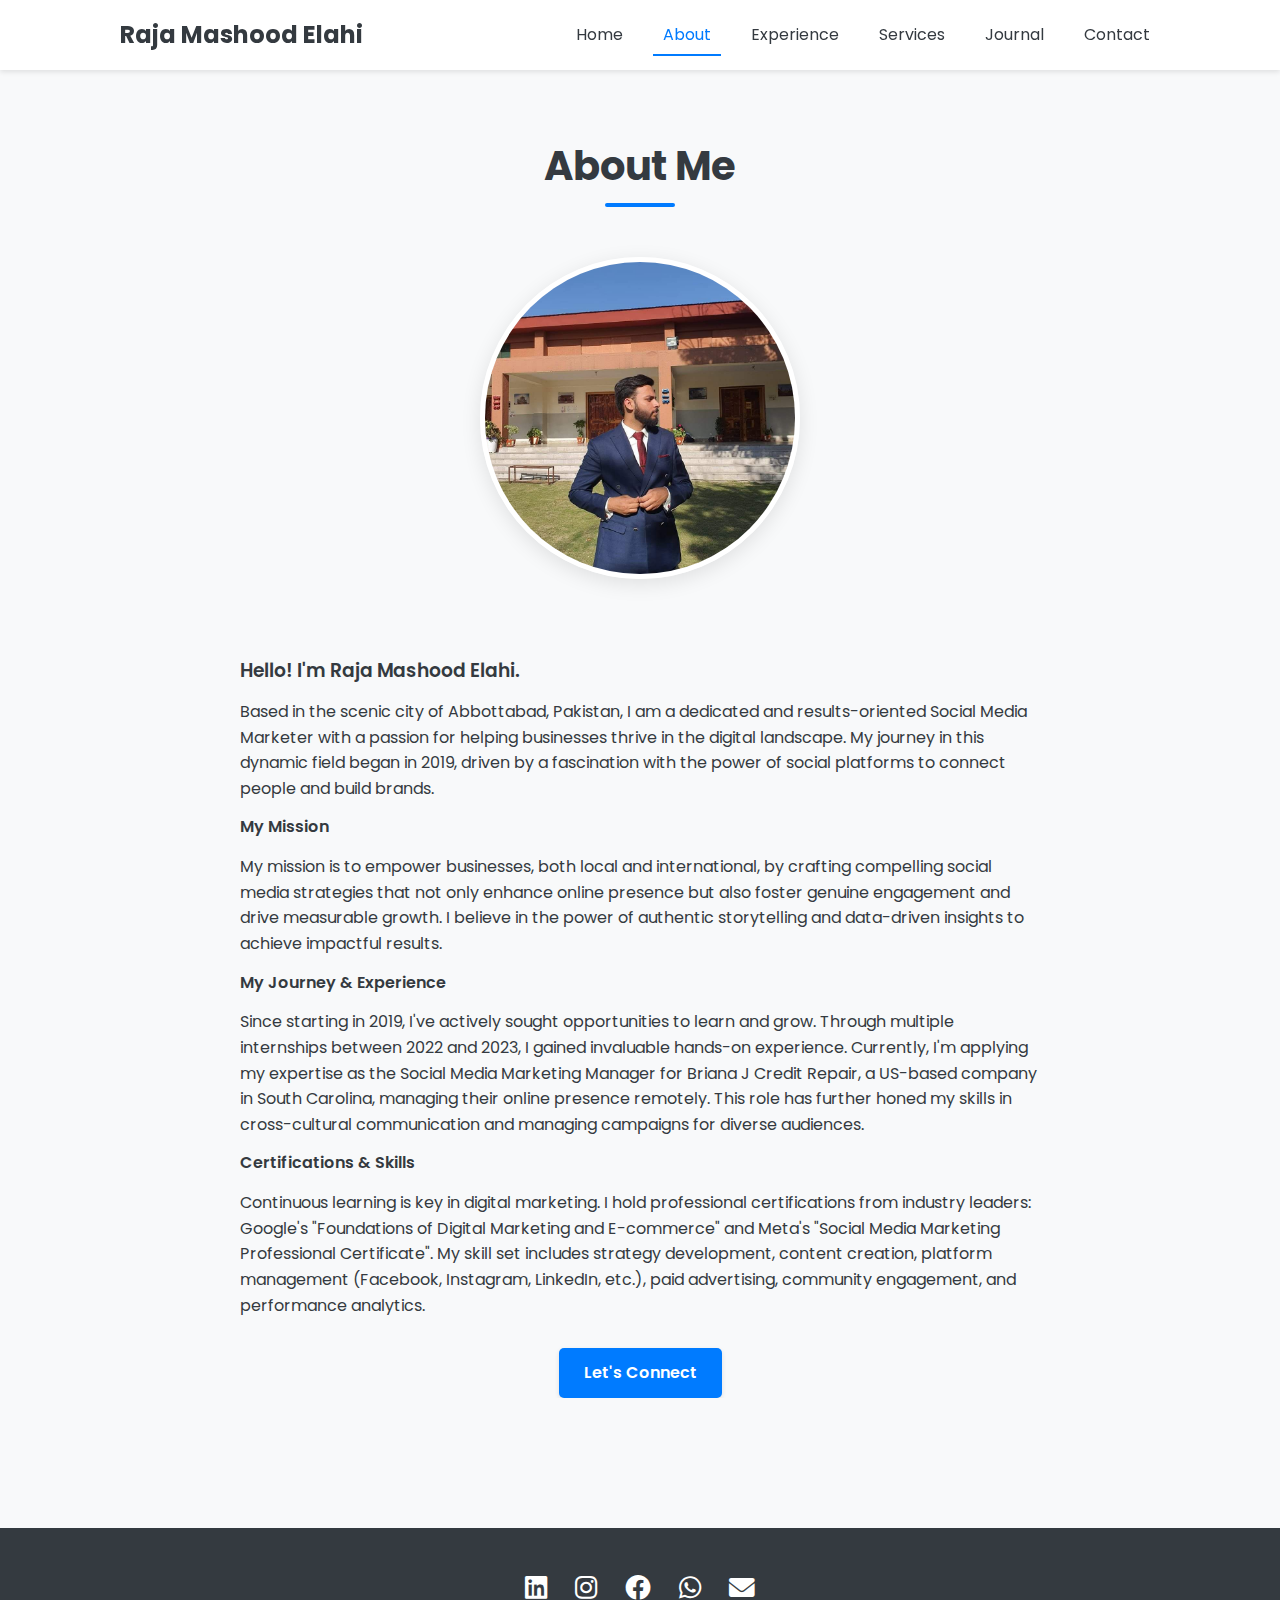
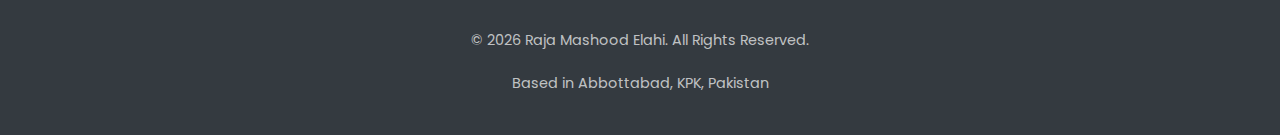
<file: about.html>
<!DOCTYPE html>
<html lang="en">
  <head>
    <script async src="https://www.googletagmanager.com/gtag/js?id=G-VKEKPKMHMY"></script>
    <script>
      window.dataLayer = window.dataLayer || [];
      function gtag(){dataLayer.push(arguments);}
      gtag('js', new Date());

      gtag('config', 'G-VKEKPKMHMY');
    </script>
<script async src="https://pagead2.googlesyndication.com/pagead/js/adsbygoogle.js?client=ca-pub-5584433343869196"
     crossorigin="anonymous"></script>
    
    <meta charset="UTF-8" />
    <meta name="viewport" content="width=device-width, initial-scale=1.0" />

    <title>About Me - Raja Mashood Elahi</title>

    <link rel="canonical" href="https://rajamashoodelahi.online/about.html" />
    <link rel="stylesheet" href="style.css" />
    <link
      rel="stylesheet"
      href="https://cdnjs.cloudflare.com/ajax/libs/font-awesome/6.0.0/css/all.min.css"
    />
  </head>
  <body>
    <header class="main-header">
      <div class="container">
        <a href="index.html" class="logo">Raja Mashood Elahi</a>
        <nav class="main-nav">
          <ul>
            <li><a href="index.html">Home</a></li>
            <li><a href="about.html" class="active">About</a></li>
            <li><a href="experience.html">Experience</a></li>
            <li><a href="services.html">Services</a></li>
            <li><a href="journal.html">Journal</a></li>
            <li><a href="contact.html">Contact</a></li>
          </ul>
        </nav>
      </div>
    </header>

    <section id="about-page" class="section initial-hidden">
      <div class="container">
        <h2 class="section-title">About Me</h2>
        <div
          class="about-content"
          style="flex-direction: column; text-align: center"
        >
          <div class="about-image" style="margin-bottom: 30px">
            <img
              src="main.jpg.jpg"
              alt="Raja Mashood Elahi - Profile Picture"
              onerror="this.onerror=null; this.src='https://placehold.co/300x300/eeeeee/cccccc?text=Profile+Image';"
            />
          </div>
          <div class="about-text" style="max-width: 800px; text-align: left">
            <h3>Hello! I'm Raja Mashood Elahi.</h3>
            <p>
              Based in the scenic city of Abbottabad, Pakistan, I am a dedicated
              and results-oriented Social Media Marketer with a passion for
              helping businesses thrive in the digital landscape. My journey in
              this dynamic field began in 2019, driven by a fascination with the
              power of social platforms to connect people and build brands.
            </p>
            <h4>My Mission</h4>
            <p>
              My mission is to empower businesses, both local and international,
              by crafting compelling social media strategies that not only
              enhance online presence but also foster genuine engagement and
              drive measurable growth. I believe in the power of authentic
              storytelling and data-driven insights to achieve impactful
              results.
            </p>
            <h4>My Journey & Experience</h4>
            <p>
              Since starting in 2019, I've actively sought opportunities to
              learn and grow. Through multiple internships between 2022 and
              2023, I gained invaluable hands-on experience. Currently, I'm
              applying my expertise as the Social Media Marketing Manager for
              Briana J Credit Repair, a US-based company in South Carolina,
              managing their online presence remotely. This role has further
              honed my skills in cross-cultural communication and managing
              campaigns for diverse audiences.
            </p>
            <h4>Certifications & Skills</h4>
            <p>
              Continuous learning is key in digital marketing. I hold
              professional certifications from industry leaders: Google's
              "Foundations of Digital Marketing and E-commerce" and Meta's
              "Social Media Marketing Professional Certificate". My skill set
              includes strategy development, content creation, platform
              management (Facebook, Instagram, LinkedIn, etc.), paid
              advertising, community engagement, and performance analytics.
            </p> 
             <div style="text-align: center; margin-top: 30px">
              <a href="contact.html" class="btn">Let's Connect</a>
            </div>
          </div>
        </div>
      </div>
    </section>

    <footer class="main-footer">
      <div class="container">
        <div class="social-links">
          <a
            href="https://www.linkedin.com/in/raja-mashood-elahi-371935215"
            target="_blank"
            title="LinkedIn"
            ><i class="fab fa-linkedin"></i
          ></a>
          <a
            href="https://www.instagram.com/rajamashoodelahi/"
            target="_blank"
            title="Instagram"
            ><i class="fab fa-instagram"></i
          ></a>
          <a
            href="https://www.facebook.com/share/1EVnUDdDvc/"
            target="_blank"
            title="Facebook"
            ><i class="fab fa-facebook"></i
          ></a>
          <a href="https://wa.me/923490960338" target="_blank" title="WhatsApp"
            ><i class="fab fa-whatsapp"></i
          ></a>
          <a href="mailto:rajamashoodelahi@gmail.com" title="Email"
            ><i class="fas fa-envelope"></i
          ></a>
        </div>
        <p>
          &copy; <span id="currentYear"></span> Raja Mashood Elahi. All Rights
          Reserved.
        </p>
        <p>Based in Abbottabad, KPK, Pakistan</p>
      </div>
    </footer>

    <script src="script.js" defer></script>
  </body>
</html>
</file>
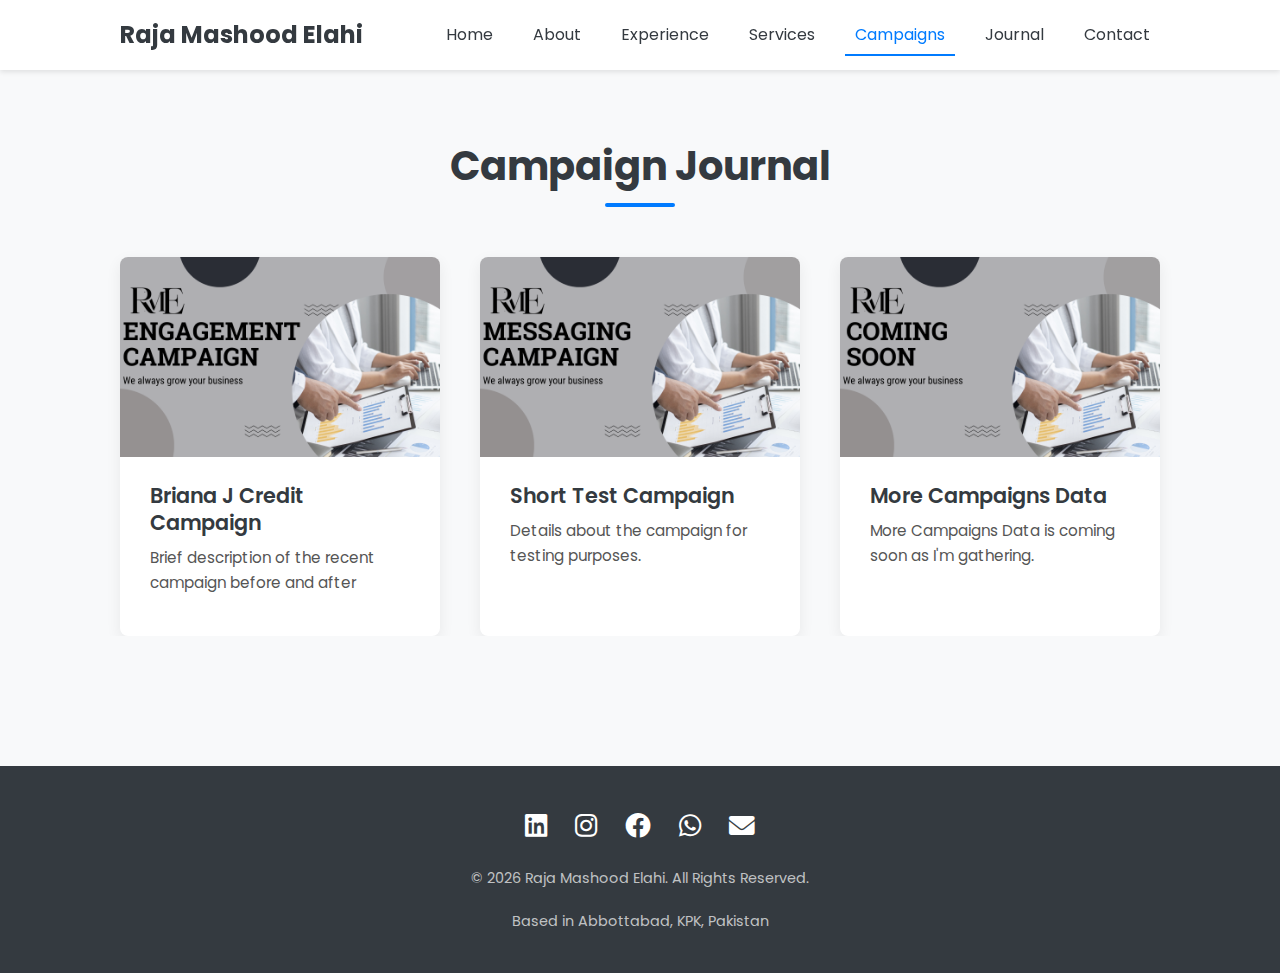
<file: campaigns.html>
<!DOCTYPE html>
<html lang="en">
  <head>
    <script
      async
      src="https://www.googletagmanager.com/gtag/js?id=G-VKEKPKMHMY"
    ></script>
    <script>
      window.dataLayer = window.dataLayer || [];
      function gtag() {
        dataLayer.push(arguments);
      }
      gtag("js", new Date());

      gtag("config", "G-VKEKPKMHMY");
    </script>
<script async src="https://pagead2.googlesyndication.com/pagead/js/adsbygoogle.js?client=ca-pub-5584433343869196"
     crossorigin="anonymous"></script>
    
    <meta charset="UTF-8" />
    <meta name="viewport" content="width=device-width, initial-scale=1.0" />

    <title>Campaigns Journal - Raja Mashood Elahi</title>

    <link
      rel="canonical"
      href="https://rajamashoodelahi.online/campaigns.html"
    />
    <link rel="stylesheet" href="style.css" />
    <link
      rel="stylesheet"
      href="https://cdnjs.cloudflare.com/ajax/libs/font-awesome/6.0.0/css/all.min.css"
    />
  </head>
  <body>
    <header class="main-header">
      <div class="container">
        <a href="index.html" class="logo">Raja Mashood Elahi</a>
        <nav class="main-nav">
          <ul>
            <li><a href="index.html">Home</a></li>
            <li><a href="about.html">About</a></li>
            <li><a href="experience.html">Experience</a></li>
            <li><a href="services.html">Services</a></li>
            <li><a href="campaigns.html" class="active">Campaigns</a></li>
            <li><a href="journal.html">Journal</a></li>
            <li><a href="contact.html">Contact</a></li>
          </ul>
        </nav>
      </div>
    </header>

    <section class="section">
      <div class="container">
        <h2 class="section-title">Campaign Journal</h2>

        <div class="campaign-grid">
          <div class="campaign-card" data-modal-target="campaignModal1">
            <img
              src="engagement 1.png"
              alt="Engagement Campaign Preview"
              class="campaign-preview-img"
            />
            <div class="campaign-content">
              <h3 class="campaign-title">Briana J Credit Campaign</h3>
              <p class="campaign-excerpt">
                Brief description of the recent campaign before and after
              </p>
            </div>
          </div>

          <div class="campaign-card" data-modal-target="campaignModal2">
            <img
              src="messaging 1.png"
              alt="Messaging Campaign Preview"
              class="campaign-preview-img"
            />
            <div class="campaign-content">
              <h3 class="campaign-title">Short Test Campaign</h3>
              <p class="campaign-excerpt">
                Details about the campaign for testing purposes.
              </p>
            </div>
          </div>

          <div class="campaign-card" data-modal-target="campaignModal3">
            <img
              src="Coming soon.png"
              alt="More Campaigns Data"
              class="campaign-preview-img"
            />
            <div class="campaign-content">
              <h3 class="campaign-title">More Campaigns Data</h3>
              <p class="campaign-excerpt">
                More Campaigns Data is coming soon as I'm gathering.
              </p>
            </div>
          </div>
        </div>
      </div>
    </section>

    <div id="campaignModal1" class="modal">
      <div class="modal-content">
        <span class="modal-close-button" data-modal-close="campaignModal1"
          >&times;</span
        >
        <h2>Briana J Engagement Campaign</h2>
        <p>
          This campaign ran recently after we launched the new page, focusing on
          increasing engagement through interactive posts, and giving user a
          free credit repair guide we also used manychat automation which i
          created.
        </p>
        <div class="modal-screenshots">
          <div>
            <h4>Desktop Screenshot</h4>
            <img
              src="manychat.png"
              alt="Manychat automation for engagement"
              onerror="this.onerror=null; this.src='https://placehold.co/800x600/cccccc/969696?text=Image+Not+Found';"
            />
          </div>
          <div>
            <h4>Mobile Screenshot</h4>
            <img
              src="briana j recent.png"
              alt="Mobile Screenshot for Campaign 1"
              onerror="this.onerror=null; this.src='https://placehold.co/400x800/cccccc/969696?text=Image+Not+Found';"
            />
          </div>
        </div>
      </div>
    </div>

    <div id="campaignModal2" class="modal">
      <div class="modal-content">
        <span class="modal-close-button" data-modal-close="campaignModal2"
          >&times;</span
        >
        <h2>Messaging Testing Campaign</h2>
        <p>
          Launched the campaign to test the effectiveness of different messaging
          strategies. We used A/B testing to compare engagement rates and
          click-through rates for different messaging styles over a short
          period. The results helped us identify the most effective approach for
          our target audience.
        </p>

        <div class="modal-screenshots">
          <div>
            <h4>Desktop Screenshot</h4>
            <img
              src="messagingss.png"
              alt="Desktop Screenshot for Campaign 2"
              onerror="this.onerror=null; this.src='https://placehold.co/800x600/cccccc/969696?text=Image+Not+Found';"
            />
          </div>
          <div>
            <h4>Mobile Screenshot</h4>
            <img
              src="briana j messaging.png"
              alt="Mobile Screenshot for Campaign 2"
              onerror="this.onerror=null; this.src='https://placehold.co/400x800/cccccc/969696?text=Image+Not+Found';"
            />
          </div>
        </div>
      </div>
    </div>

    <div id="campaignModal3" class="modal">
      <div class="modal-content">
        <span class="modal-close-button" data-modal-close="campaignModal3"
          >&times;</span
        >
        <h2>More Campaigns</h2>
        <p>
          Data is coming soon as I'm gathering. This section will be updated
          with more detailed information about the campaigns, including their
          objectives, strategies, and outcomes. Stay tuned for updates!
        </p>
        <div class="modal-screenshots">
          <div>
            <h4>Desktop Screenshot (e.g., Analytics)</h4>
            <img
              src="Coming soon.png"
              alt="Desktop Screenshot for Campaign 3"
              onerror="this.onerror=null; this.src='https://placehold.co/800x600/cccccc/969696?text=Image+Not+Found';"
            />
          </div>
          <div>
            <h4>Mobile Screenshot (e.g., Post Example)</h4>
            <img
              src="Coming soon.png"
              alt="Mobile Screenshot for Campaign 3"
              onerror="this.onerror=null; this.src='https://placehold.co/400x800/cccccc/969696?text=Image+Not+Found';"
            />
          </div>
        </div>
      </div>
    </div>

    <footer class="main-footer">
      <div class="container">
        <div class="social-links">
          <a
            href="https://www.linkedin.com/in/raja-mashood-elahi-371935215"
            target="_blank"
            title="LinkedIn"
            ><i class="fab fa-linkedin"></i
          ></a>
          <a
            href="https://www.instagram.com/rajamashoodelahi/"
            target="_blank"
            title="Instagram"
            ><i class="fab fa-instagram"></i
          ></a>
          <a
            href="https://www.facebook.com/share/1EVnUDdDvc/"
            target="_blank"
            title="Facebook"
            ><i class="fab fa-facebook"></i
          ></a>
          <a href="https://wa.me/923490960338" target="_blank" title="WhatsApp"
            ><i class="fab fa-whatsapp"></i
          ></a>
          <a href="mailto:rajamashoodelahi@gmail.com" title="Email"
            ><i class="fas fa-envelope"></i
          ></a>
        </div>
        <p>
          &copy; <span id="currentYear"></span> Raja Mashood Elahi. All Rights
          Reserved.
        </p>
        <p>Based in Abbottabad, KPK, Pakistan</p>
      </div>
    </footer>

    <script>
      // Get current year for footer if not already handled in script.js
      if (!document.getElementById("currentYear").textContent) {
        document.getElementById("currentYear").textContent =
          new Date().getFullYear();
      }

      // Modal handling
      const campaignCards = document.querySelectorAll(".campaign-card");
      const closeButtons = document.querySelectorAll(".modal-close-button");
      const modals = document.querySelectorAll(".modal");

      // Function to open a modal
      function openModal(modalId) {
        const modal = document.getElementById(modalId);
        if (modal) {
          // Use classes for transitions
          modal.style.display = "block"; // Make it visible first
          setTimeout(() => {
            // Allow display change to register
            modal.classList.add("show");
            document.body.classList.add("modal-open"); // Prevent body scroll
          }, 10); // Small delay
        }
      }

      // Function to close a modal
      function closeModal(modalId) {
        const modal = document.getElementById(modalId);
        if (modal) {
          modal.classList.remove("show");
          document.body.classList.remove("modal-open"); // Allow body scroll
          // Wait for transition to finish before hiding
          setTimeout(() => {
            modal.style.display = "none";
          }, 300); // Match transition duration in CSS
        }
      }

      // Add click listeners to campaign cards
      campaignCards.forEach((card) => {
        card.addEventListener("click", () => {
          const modalId = card.getAttribute("data-modal-target");
          openModal(modalId);
        });
      });

      // Add click listeners to close buttons
      closeButtons.forEach((button) => {
        button.addEventListener("click", () => {
          const modalId = button.getAttribute("data-modal-close");
          closeModal(modalId);
        });
      });

      // Close modal if clicked outside the modal content (on the overlay)
      window.addEventListener("click", (event) => {
        modals.forEach((modal) => {
          if (event.target == modal && modal.classList.contains("show")) {
            closeModal(modal.id);
          }
        });
      });

      // Close modal on Escape key press
      window.addEventListener("keydown", (event) => {
        if (event.key === "Escape") {
          modals.forEach((modal) => {
            if (modal.classList.contains("show")) {
              closeModal(modal.id);
            }
          });
        }
      });
    </script>
  </body>
</html>
</file>
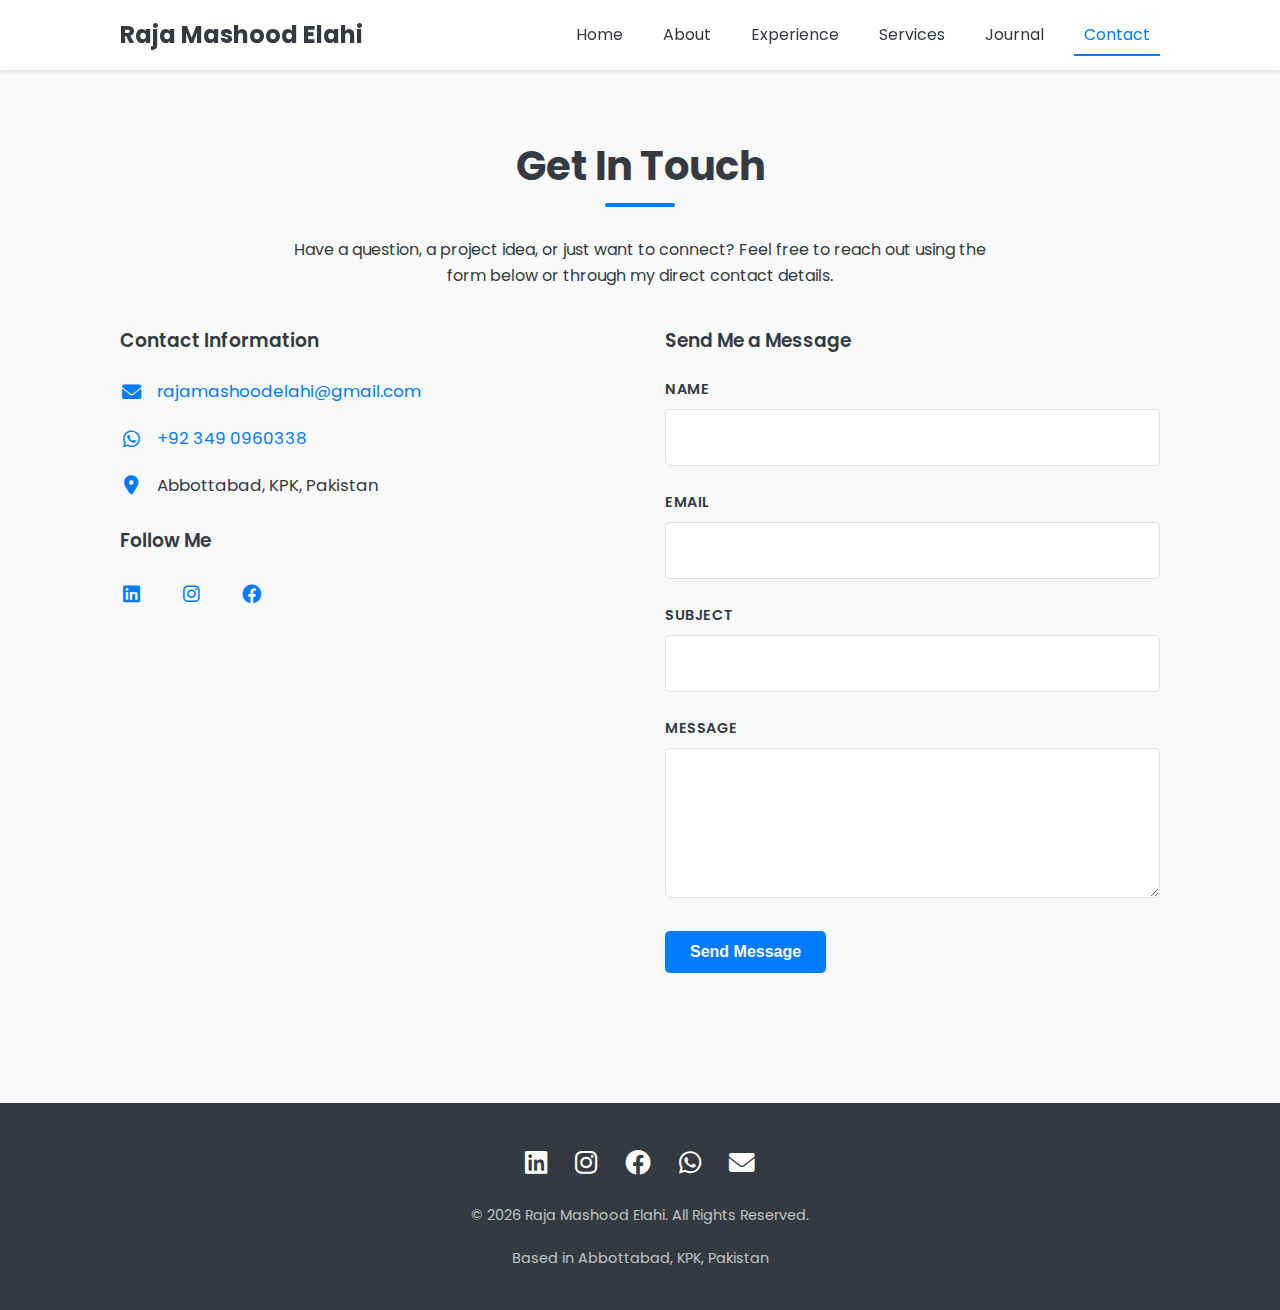
<file: contact.html>
<!DOCTYPE html>
<html lang="en">
  <head>
    <script async src="https://www.googletagmanager.com/gtag/js?id=G-VKEKPKMHMY"></script>
    <script>
      window.dataLayer = window.dataLayer || [];
      function gtag(){dataLayer.push(arguments);}
      gtag('js', new Date());

      gtag('config', 'G-VKEKPKMHMY');
    </script>
<script async src="https://pagead2.googlesyndication.com/pagead/js/adsbygoogle.js?client=ca-pub-5584433343869196"
     crossorigin="anonymous"></script>
    
    <meta charset="UTF-8" />
    <meta name="viewport" content="width=device-width, initial-scale=1.0" />

    <title>Contact - Raja Mashood Elahi</title>

    <link rel="canonical" href="https://rajamashoodelahi.online/contact.html" />
    <link rel="stylesheet" href="style.css" />
    <link
      rel="stylesheet"
      href="https://cdnjs.cloudflare.com/ajax/libs/font-awesome/6.0.0/css/all.min.css"
    />
  </head>
  <body>
    <header class="main-header">
      <div class="container">
        <a href="index.html" class="logo">Raja Mashood Elahi</a>
        <nav class="main-nav">
          <ul>
            <li><a href="index.html">Home</a></li>
            <li><a href="about.html">About</a></li>
            <li><a href="experience.html">Experience</a></li>
            <li><a href="services.html">Services</a></li>
            <li><a href="journal.html">Journal</a></li>
            <li><a href="contact.html" class="active">Contact</a></li>
          </ul>
        </nav>
      </div>
    </header>

    <section id="contact" class="section initial-hidden">
      <div class="container">
        <h2 class="section-title">Get In Touch</h2>
        <p
          style="
            text-align: center;
            max-width: 700px;
            margin: -20px auto 40px auto;
          "
        >
          Have a question, a project idea, or just want to connect? Feel free to
          reach out using the form below or through my direct contact details.
        </p>

        <div class="contact-grid">
          <div class="contact-info">
            <h3>Contact Information</h3>
            <p>
              <i class="fas fa-envelope"></i>
              <a href="mailto:rajamashoodelahi@gmail.com"
                >rajamashoodelahi@gmail.com</a
              >
            </p>
            <p>
              <i class="fab fa-whatsapp"></i>
              <a href="https://wa.me/923490960338" target="_blank"
                >+92 349 0960338</a
              >
            </p>
            <p>
              <i class="fas fa-map-marker-alt"></i> Abbottabad, KPK, Pakistan
            </p>

            <h3 style="margin-top: 30px">Follow Me</h3>
            <div
              class="social-links-contact"
              style="font-size: 1.8rem; margin-top: -10px"
            >
              <a
                href="https://www.linkedin.com/in/raja-mashood-elahi-371935215"
                target="_blank"
                title="LinkedIn"
                style="margin-right: 15px"
                ><i class="fab fa-linkedin"></i
              ></a>
              <a
                href="https://www.instagram.com/rajamashoodelahi/"
                target="_blank"
                title="Instagram"
                style="margin-right: 15px"
                ><i class="fab fa-instagram"></i
              ></a>
              <a
                href="https://www.facebook.com/share/1EVnUDdDvc/"
                target="_blank"
                title="Facebook"
                style="margin-right: 15px"
                ><i class="fab fa-facebook"></i
              ></a>
            </div>
          </div>

          <div class="contact-form">
            <h3>Send Me a Message</h3>
            <form action="https://formspree.io/f/manelebe" method="POST">
              <div class="form-group">
                <label for="name">Name</label>
                <input type="text" id="name" name="name" required />
              </div>
              <div class="form-group">
                <label for="email">Email</label>
                <input type="email" id="email" name="_replyto" required />
              </div>
              <div class="form-group">
                <label for="subject">Subject</label>
                <input type="text" id="subject" name="_subject" />
              </div>
              <div class="form-group">
                <label for="message">Message</label>
                <textarea id="message" name="message" required></textarea>
              </div>
              <button type="submit" class="btn">Send Message</button>
            </form>
          </div>
        </div>
      </div>
    </section>

    <footer class="main-footer">
      <div class="container">
        <div class="social-links">
          <a
            href="https://www.linkedin.com/in/raja-mashood-elahi-371935215"
            target="_blank"
            title="LinkedIn"
            ><i class="fab fa-linkedin"></i
          ></a>
          <a
            href="https://www.instagram.com/rajamashoodelahi/"
            target="_blank"
            title="Instagram"
            ><i class="fab fa-instagram"></i
          ></a>
          <a
            href="https://www.facebook.com/share/1EVnUDdDvc/"
            target="_blank"
            title="Facebook"
            ><i class="fab fa-facebook"></i
          ></a>
          <a href="https://wa.me/923490960338" target="_blank" title="WhatsApp"
            ><i class="fab fa-whatsapp"></i
          ></a>
          <a href="mailto:rajamashoodelahi@gmail.com" title="Email"
            ><i class="fas fa-envelope"></i
          ></a>
        </div>
        <p>
          &copy; <span id="currentYear"></span> Raja Mashood Elahi. All Rights
          Reserved.
        </p>
        <p>Based in Abbottabad, KPK, Pakistan</p>
      </div>
    </footer>

    <script src="script.js" defer></script>
  </body>
</html>
</file>
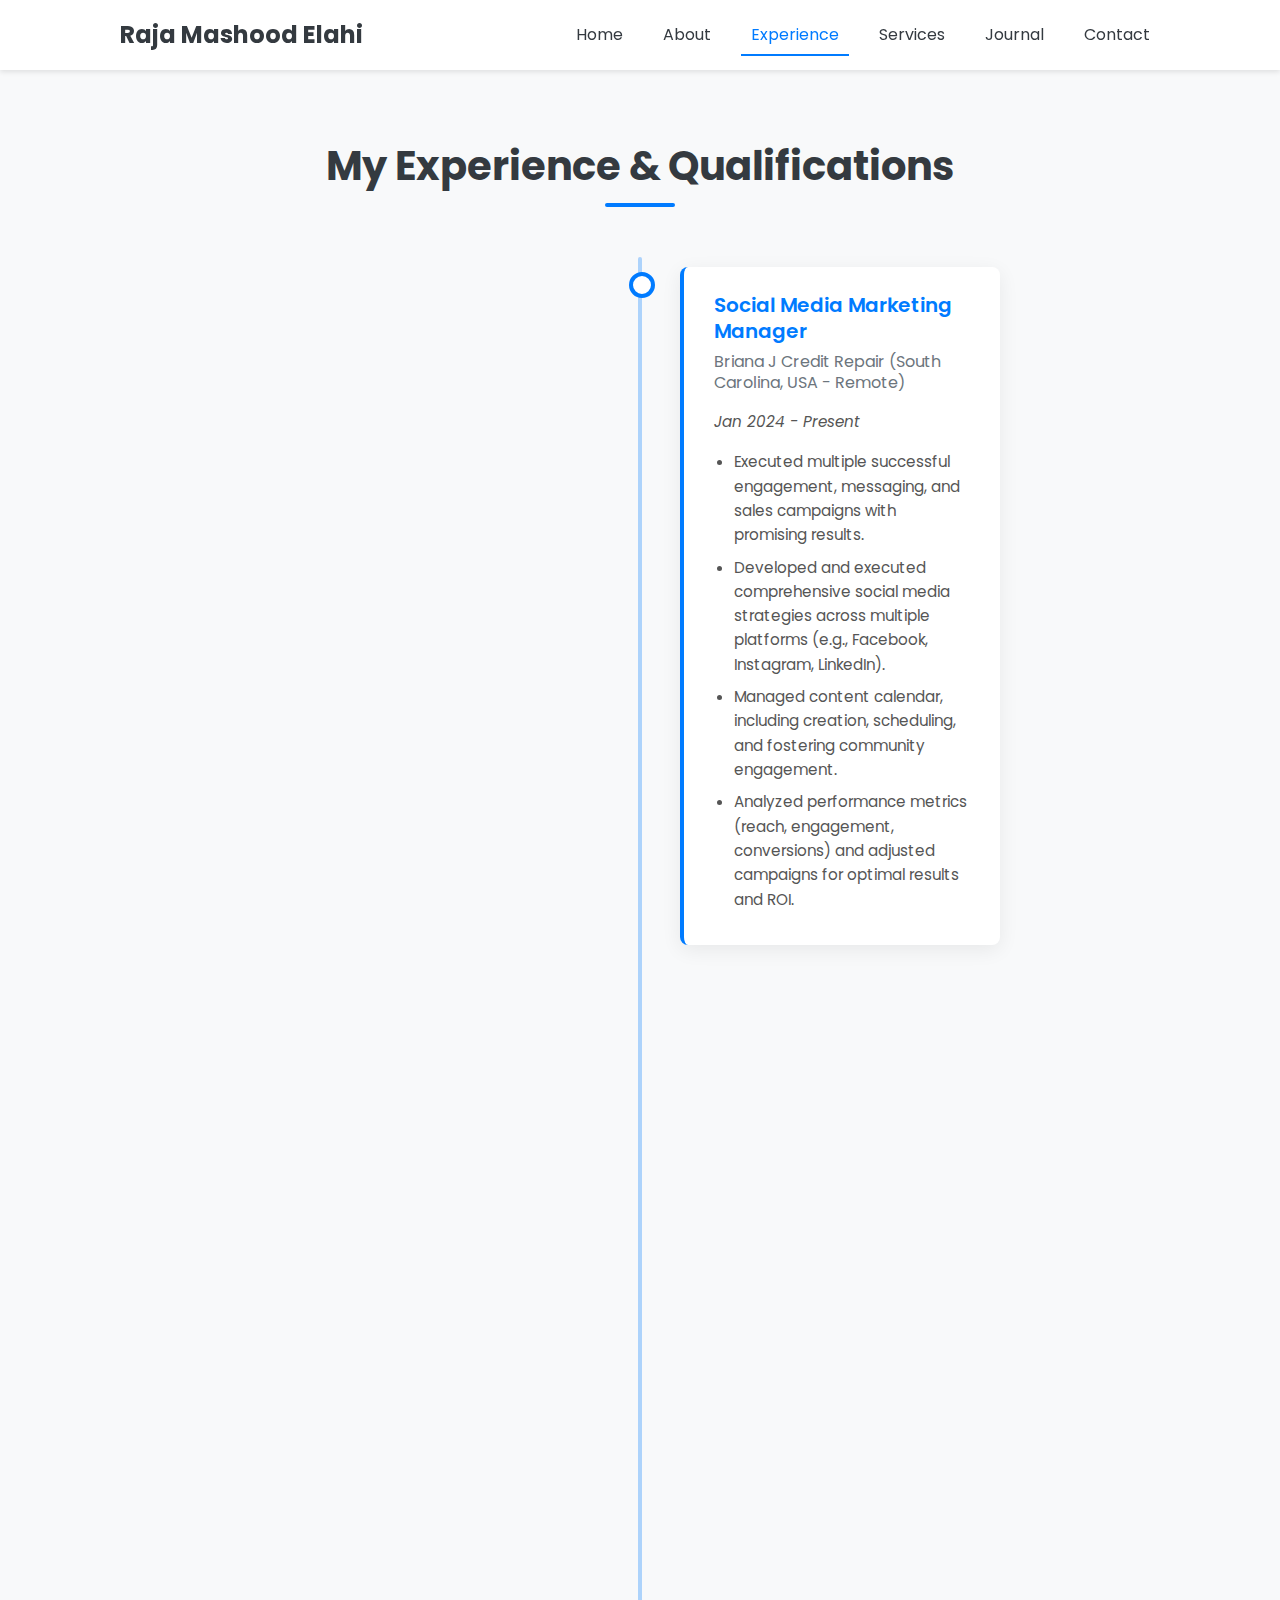
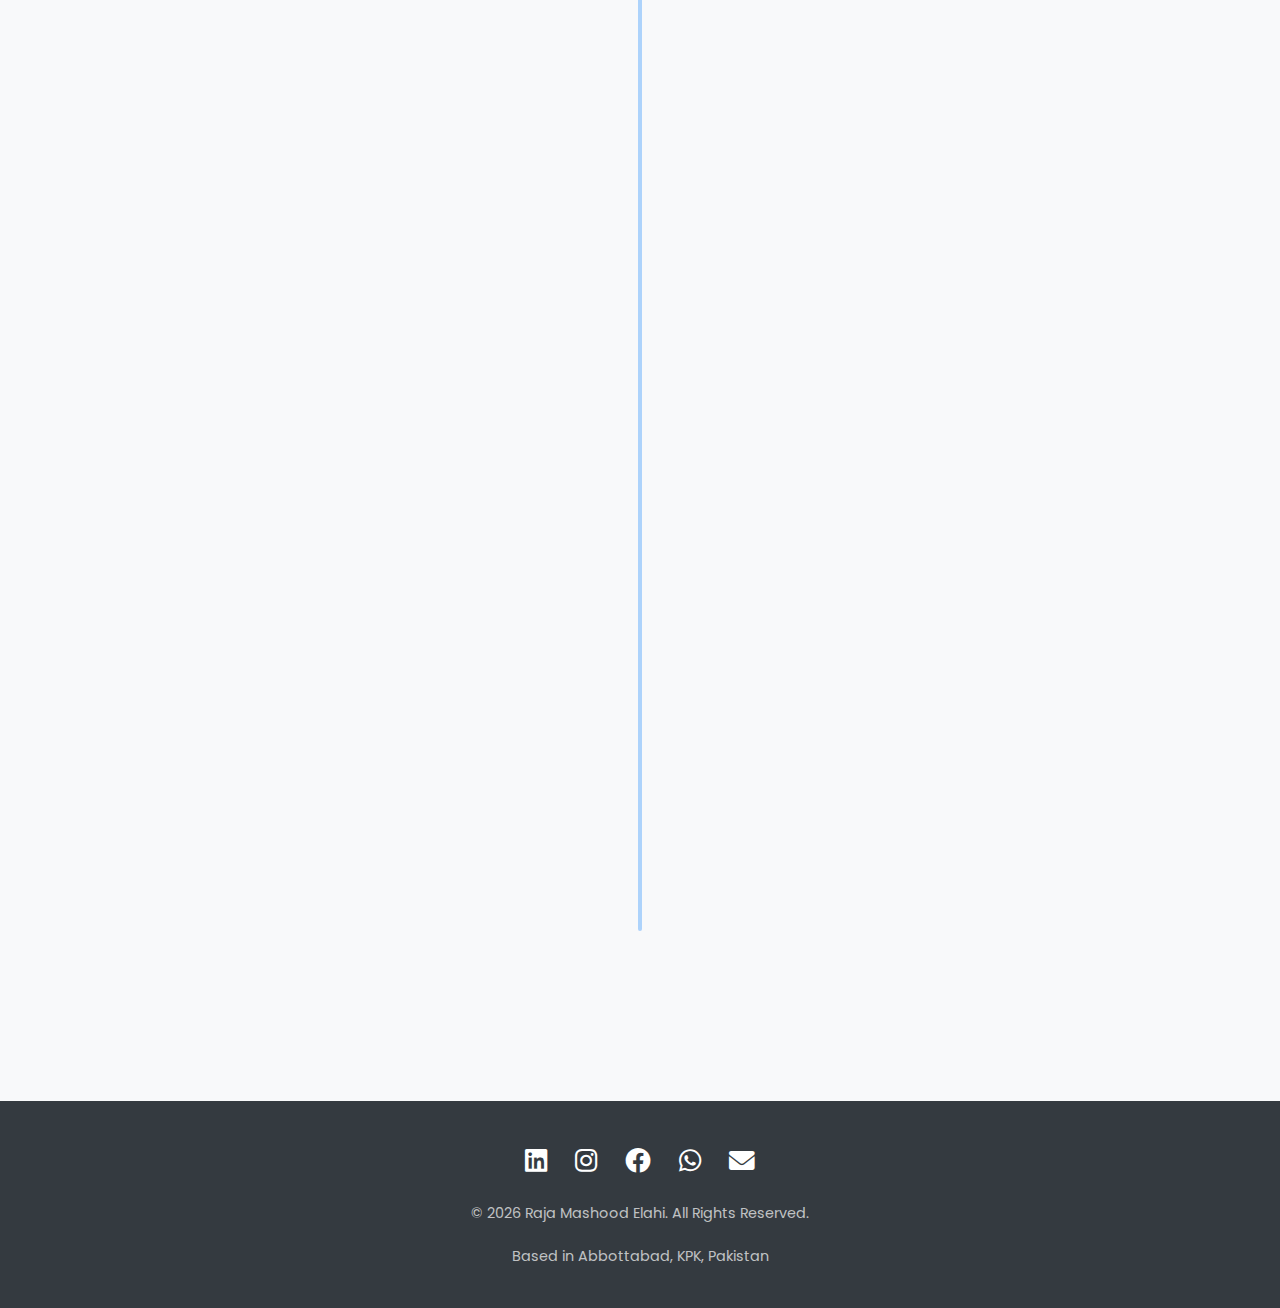
<file: experience.html>
<!DOCTYPE html>
<html lang="en">
  <head>
    <script async src="https://www.googletagmanager.com/gtag/js?id=G-VKEKPKMHMY"></script>
    <script>
      window.dataLayer = window.dataLayer || [];
      function gtag(){dataLayer.push(arguments);}
      gtag('js', new Date());

      gtag('config', 'G-VKEKPKMHMY');
    </script>
<script async src="https://pagead2.googlesyndication.com/pagead/js/adsbygoogle.js?client=ca-pub-5584433343869196"
     crossorigin="anonymous"></script>
    
    <meta charset="UTF-8" />
    <meta name="viewport" content="width=device-width, initial-scale=1.0" />

    <title>Experience - Raja Mashood Elahi</title>

    <link rel="canonical" href="https://rajamashoodelahi.online/experience.html" />
    <link rel="stylesheet" href="style.css" />
    <link
      rel="stylesheet"
      href="https://cdnjs.cloudflare.com/ajax/libs/font-awesome/6.0.0/css/all.min.css"
    />
  </head>
  <body>
    <header class="main-header">
      <div class="container">
        <a href="index.html" class="logo">Raja Mashood Elahi</a>
        <nav class="main-nav">
          <ul>
            <li><a href="index.html">Home</a></li>
            <li><a href="about.html">About</a></li>
            <li><a href="experience.html" class="active">Experience</a></li>
            <li><a href="services.html">Services</a></li>
            <li><a href="journal.html">Journal</a></li>
            <li><a href="contact.html">Contact</a></li>
          </ul>
        </nav>
      </div>
    </header>

    <section id="experience" class="section initial-hidden">
      <div class="container">
        <h2 class="section-title">My Experience & Qualifications</h2>

        <div class="experience-timeline">
          <div class="timeline-item timeline-right">
            <div class="timeline-content">
              <h3>Social Media Marketing Manager</h3>
              <h4>
                Briana J Credit Repair (South Carolina, USA - Remote)
              </h4>
              <p><i>Jan 2024 - Present</i></p>
              <ul>
                <li>
                  Executed multiple successful engagement, messaging, and sales campaigns with promising results.
                </li>
                <li>
                  Developed and executed comprehensive social media strategies
                  across multiple platforms (e.g., Facebook, Instagram, LinkedIn).
                </li>
                <li>
                  Managed content calendar, including creation, scheduling, and fostering community
                  engagement.
                </li>
                <li>
                  Analyzed performance metrics (reach, engagement, conversions) and adjusted campaigns for
                  optimal results and ROI.
                </li>
              </ul>
            </div>
          </div>

          <div class="timeline-item timeline-left">
            <div class="timeline-content">
              <h3>Multiple Social Media Marketing Internships</h3>
              <h4>Creative 360, Coursera Careers Startups (Details available upon request)</h4>
              <p><i>2022 - 2023</i></p>
              <ul>
                 <li>Gained practical experience in campaign planning, content scheduling, and performance tracking.</li>
                <li>
                  Assisted senior marketers with campaign execution and
                  reporting across various client accounts.
                </li>
                <li>
                  Gained hands-on experience with social media management tools (e.g., Buffer, Hootsuite) and
                  platforms' native analytics.
                </li>
                <li>
                  Contributed to content creation (graphics, copy) and monitored community interaction and engagement.
                </li>
              </ul>
            </div>
          </div>

          <div class="timeline-item timeline-right">
            <div class="timeline-content">
              <h3>Began Social Media Marketing Journey</h3>
              <h4>Freelance & Personal Projects</h4>
              <p><i>Since 2019</i></p>
              <p>
                Started exploring social media marketing fundamentals, managing personal
                brand pages to test strategies, and taking initial freelance tasks. Focused on
                learning platform algorithms, content best practices, and audience engagement techniques.
              </p>
            </div>
          </div>

          <div class="timeline-item timeline-left">
            <div class="timeline-content">
              <h3>Professional Certifications</h3>
              <h4>Google & Meta</h4>
              <p><i>Completed 2023</i></p>
              <ul>
                <li>
                  <b>Google:</b> Foundations of Digital Marketing and E-commerce
                </li>
                <li>
                  <b>Meta:</b> Social Media Marketing Professional Certificate
                </li>
              </ul>
            </div>
          </div>
        </div>
      </div>
    </section>

    <footer class="main-footer">
      <div class="container">
        <div class="social-links">
          <a
            href="https://www.linkedin.com/in/raja-mashood-elahi-371935215"
            target="_blank"
            title="LinkedIn"
            ><i class="fab fa-linkedin"></i
          ></a>
          <a
            href="https://www.instagram.com/rajamashoodelahi/"
            target="_blank"
            title="Instagram"
            ><i class="fab fa-instagram"></i
          ></a>
          <a
            href="https://www.facebook.com/share/1EVnUDdDvc/"
            target="_blank"
            title="Facebook"
            ><i class="fab fa-facebook"></i
          ></a>
          <a href="https://wa.me/923490960338" target="_blank" title="WhatsApp"
            ><i class="fab fa-whatsapp"></i
          ></a>
          <a href="mailto:rajamashoodelahi@gmail.com" title="Email"
            ><i class="fas fa-envelope"></i
          ></a>
        </div>
        <p>
          &copy; <span id="currentYear"></span> Raja Mashood Elahi. All Rights
          Reserved.
        </p>
        <p>Based in Abbottabad, KPK, Pakistan</p>
      </div>
    </footer>

    <script src="script.js" defer></script>
  </body>
</html>
</file>
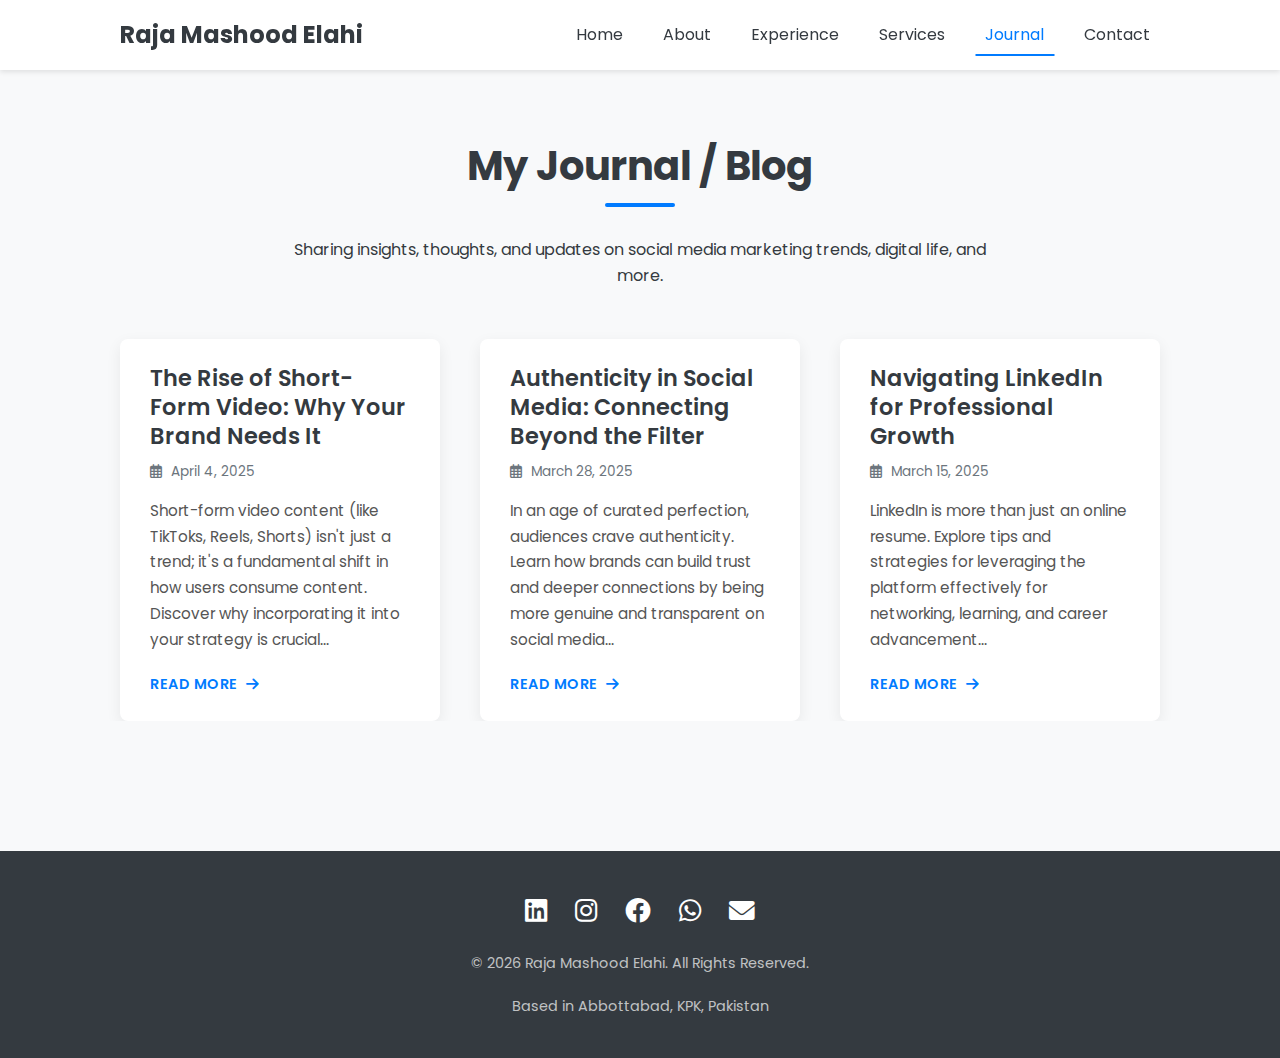
<file: journal.html>
<!DOCTYPE html>
<html lang="en">
  <head>
    <script async src="https://www.googletagmanager.com/gtag/js?id=G-VKEKPKMHMY"></script>
    <script>
      window.dataLayer = window.dataLayer || [];
      function gtag(){dataLayer.push(arguments);}
      gtag('js', new Date());

      gtag('config', 'G-VKEKPKMHMY');
    </script>
    <script async src="https://pagead2.googlesyndication.com/pagead/js/adsbygoogle.js?client=ca-pub-5584433343869196"
     crossorigin="anonymous"></script> 
    
    <meta charset="UTF-8" />
    <meta name="viewport" content="width=device-width, initial-scale=1.0" />
    <title>Journal - Raja Mashood Elahi</title>
    <link rel="stylesheet" href="style.css" />
    <link
      rel="stylesheet"
      href="https://cdnjs.cloudflare.com/ajax/libs/font-awesome/6.0.0/css/all.min.css"
    />
  </head>
  <body>
    <header class="main-header">
      <div class="container">
        <a href="index.html" class="logo">Raja Mashood Elahi</a>
        <nav class="main-nav">
          <ul>
            <li><a href="index.html">Home</a></li>
            <li><a href="about.html">About</a></li>
            <li><a href="experience.html">Experience</a></li>
            <li><a href="services.html">Services</a></li>
            <li><a href="journal.html" class="active">Journal</a></li>
            <li><a href="contact.html">Contact</a></li>
          </ul>
        </nav>
      </div>
    </header>

    <section id="journal-page" class="section initial-hidden">
      <div class="container">
        <h2 class="section-title">My Journal / Blog</h2>
        <p
          style="
            text-align: center;
            max-width: 700px;
            margin: -20px auto 50px auto;
          "
        >
          Sharing insights, thoughts, and updates on social media marketing
          trends, digital life, and more.
        </p>

        <div class="journal-grid">
          <article class="journal-post-item initial-hidden">
            <div class="post-content">
              <h3 class="post-title">
                <a href="#"
                  >The Rise of Short-Form Video: Why Your Brand Needs It</a
                >
              </h3>
              <div class="post-meta">
                <span class="post-date"
                  ><i class="far fa-calendar-alt"></i> April 4, 2025</span
                >
              </div>
              <p class="post-excerpt">
                Short-form video content (like TikToks, Reels, Shorts) isn't
                just a trend; it's a fundamental shift in how users consume
                content. Discover why incorporating it into your strategy is
                crucial...
              </p>
              <a href="#" class="read-more-btn"
                >Read More <i class="fas fa-arrow-right"></i
              ></a>
            </div>
          </article>

          <article class="journal-post-item initial-hidden">
            <div class="post-content">
              <h3 class="post-title">
                <a href="#"
                  >Authenticity in Social Media: Connecting Beyond the Filter</a
                >
              </h3>
              <div class="post-meta">
                <span class="post-date"
                  ><i class="far fa-calendar-alt"></i> March 28, 2025</span
                >
              </div>
              <p class="post-excerpt">
                In an age of curated perfection, audiences crave authenticity.
                Learn how brands can build trust and deeper connections by being
                more genuine and transparent on social media...
              </p>
              <a href="#" class="read-more-btn"
                >Read More <i class="fas fa-arrow-right"></i
              ></a>
            </div>
          </article>

          <article class="journal-post-item initial-hidden">
            <div class="post-content">
              <h3 class="post-title">
                <a href="#">Navigating LinkedIn for Professional Growth</a>
              </h3>
              <div class="post-meta">
                <span class="post-date"
                  ><i class="far fa-calendar-alt"></i> March 15, 2025</span
                >
              </div>
              <p class="post-excerpt">
                LinkedIn is more than just an online resume. Explore tips and
                strategies for leveraging the platform effectively for
                networking, learning, and career advancement...
              </p>
              <a href="#" class="read-more-btn"
                >Read More <i class="fas fa-arrow-right"></i
              ></a>
            </div>
          </article>
        </div>
      </div>
    </section>

    <footer class="main-footer">
      <div class="container">
        <div class="social-links">
          <a
            href="https://www.linkedin.com/in/raja-mashood-elahi-371935215"
            target="_blank"
            title="LinkedIn"
            ><i class="fab fa-linkedin"></i
          ></a>
          <a
            href="https://www.instagram.com/rajamashoodelahi/"
            target="_blank"
            title="Instagram"
            ><i class="fab fa-instagram"></i
          ></a>
          <a
            href="https://www.facebook.com/share/1EVnUDdDvc/"
            target="_blank"
            title="Facebook"
            ><i class="fab fa-facebook"></i
          ></a>
          <a href="https://wa.me/923490960338" target="_blank" title="WhatsApp"
            ><i class="fab fa-whatsapp"></i
          ></a>
          <a href="mailto:rajamashoodelahi@gmail.com" title="Email"
            ><i class="fas fa-envelope"></i
          ></a>
        </div>
        <p>
          &copy; <span id="currentYear"></span> Raja Mashood Elahi. All Rights
          Reserved.
        </p>
        <p>Based in Abbottabad, KPK, Pakistan</p>
      </div>
    </footer>

    <script src="script.js" defer></script>
  </body>
</html>
</file>
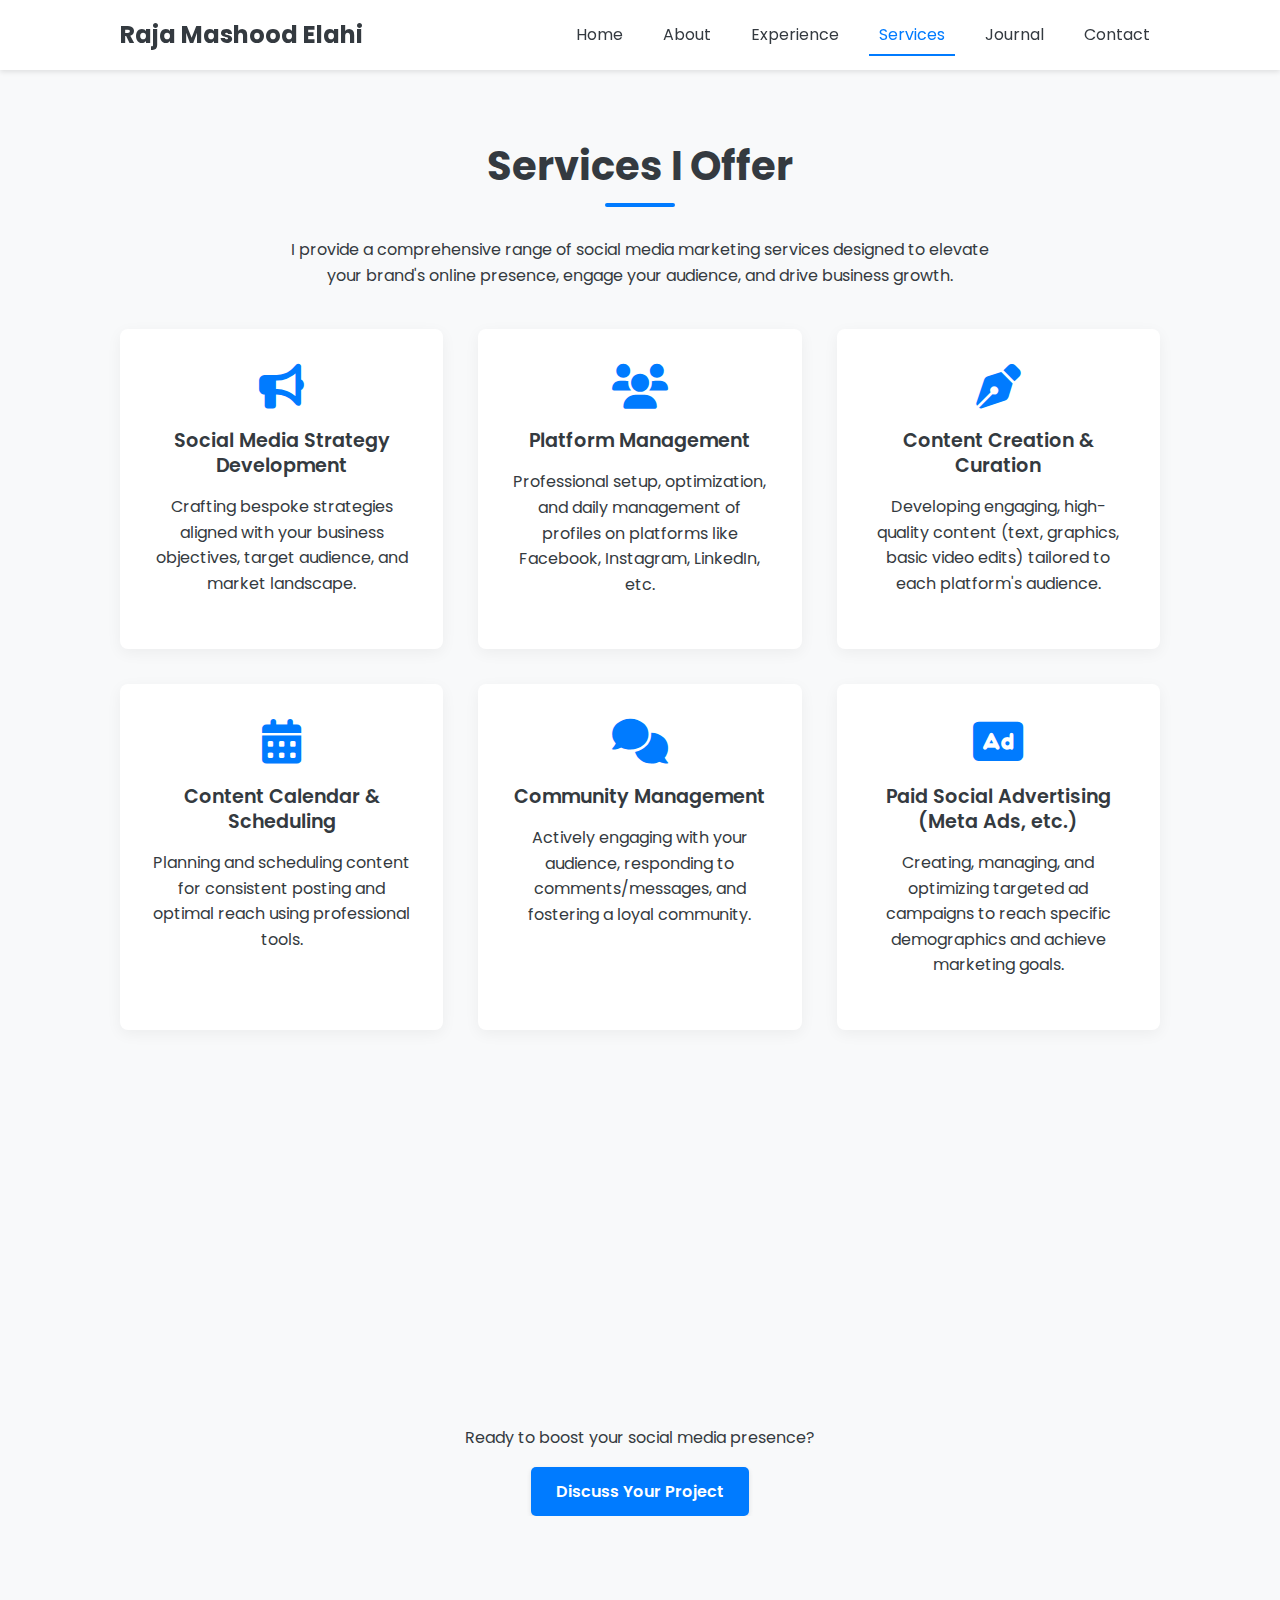
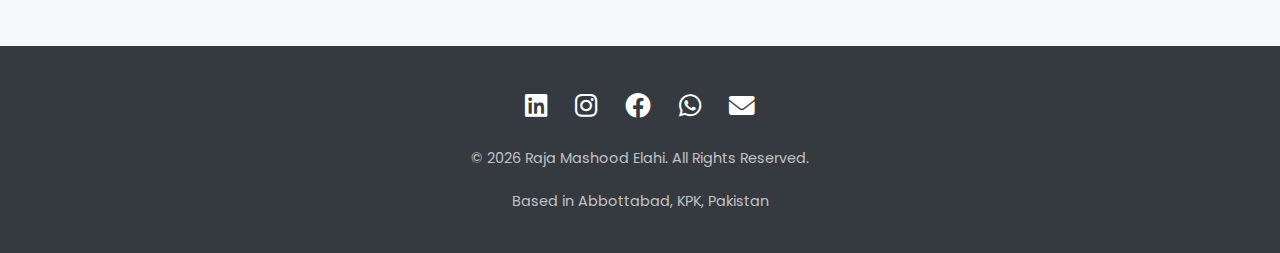
<file: services.html>
<!DOCTYPE html>
<html lang="en">
<head>
  <script async src="https://www.googletagmanager.com/gtag/js?id=G-VKEKPKMHMY"></script>
<script>
  window.dataLayer = window.dataLayer || [];
  function gtag(){dataLayer.push(arguments);}
  gtag('js', new Date());

  gtag('config', 'G-VKEKPKMHMY');
</script>
  <script async src="https://pagead2.googlesyndication.com/pagead/js/adsbygoogle.js?client=ca-pub-5584433343869196"
     crossorigin="anonymous"></script>
  
  <meta charset="UTF-8">
  <meta name="viewport" content="width=device-width, initial-scale=1.0">
  <title>Services - Raja Mashood Elahi</title>
  <link rel="stylesheet" href="style.css">
  <link rel="stylesheet" href="https://cdnjs.cloudflare.com/ajax/libs/font-awesome/6.0.0/css/all.min.css">
</head>
<body>

  <header class="main-header">
    <div class="container">
      <a href="index.html" class="logo">Raja Mashood Elahi</a>
      <nav class="main-nav">
        <ul>
          <li><a href="index.html">Home</a></li>
          <li><a href="about.html">About</a></li>
          <li><a href="experience.html">Experience</a></li>
          <li><a href="services.html">Services</a></li>
          <li><a href="journal.html">Journal</a></li>
          <li><a href="contact.html">Contact</a></li>
        </ul>
      </nav>
      </nav>
    </div>
  </header>

  <section id="services" class="section initial-hidden">
    <div class="container">
      <h2 class="section-title">Services I Offer</h2>
      <p style="text-align: center; max-width: 700px; margin: -20px auto 40px auto;">
        I provide a comprehensive range of social media marketing services designed to elevate your brand's online presence, engage your audience, and drive business growth.
      </p>

      <div class="services-grid">
        <div class="service-item">
          <i class="fas fa-bullhorn"></i>
          <h3>Social Media Strategy Development</h3>
          <p>Crafting bespoke strategies aligned with your business objectives, target audience, and market landscape.</p>
        </div>
        <div class="service-item">
          <i class="fas fa-users"></i>
          <h3>Platform Management</h3>
          <p>Professional setup, optimization, and daily management of profiles on platforms like Facebook, Instagram, LinkedIn, etc.</p>
        </div>
        <div class="service-item">
          <i class="fas fa-pen-nib"></i>
          <h3>Content Creation & Curation</h3>
          <p>Developing engaging, high-quality content (text, graphics, basic video edits) tailored to each platform's audience.</p>
        </div>
        <div class="service-item">
          <i class="fas fa-calendar-alt"></i>
          <h3>Content Calendar & Scheduling</h3>
          <p>Planning and scheduling content for consistent posting and optimal reach using professional tools.</p>
        </div>
        <div class="service-item">
          <i class="fas fa-comments"></i>
          <h3>Community Management</h3>
          <p>Actively engaging with your audience, responding to comments/messages, and fostering a loyal community.</p>
        </div>
        <div class="service-item">
          <i class="fas fa-ad"></i>
          <h3>Paid Social Advertising (Meta Ads, etc.)</h3>
          <p>Creating, managing, and optimizing targeted ad campaigns to reach specific demographics and achieve marketing goals.</p>
        </div>
        <div class="service-item">
          <i class="fas fa-chart-line"></i>
          <h3>Analytics & Performance Reporting</h3>
          <p>Tracking key metrics, analyzing data, and providing regular reports with actionable insights for improvement.</p>
        </div>
        <div class="service-item">
          <i class="fas fa-hashtag"></i>
          <h3>Hashtag Research & Strategy</h3>
          <p>Identifying relevant and trending hashtags to increase content visibility and reach.</p>
        </div>
         <div class="service-item">
          <i class="fas fa-search"></i>
          <h3>Social Media Audits</h3>
          <p>Analyzing your current social media presence to identify strengths, weaknesses, and opportunities for growth.</p>
        </div>
      </div>

      <div style="text-align: center; margin-top: 40px;">
          <p>Ready to boost your social media presence?</p>
          <a href="contact.html" class="btn">Discuss Your Project</a>
      </div>

    </div>
  </section>

  <footer class="main-footer">
    <div class="container">
      <div class="social-links">
        <a href="https://www.linkedin.com/in/raja-mashood-elahi-371935215" target="_blank" title="LinkedIn"><i class="fab fa-linkedin"></i></a>
        <a href="https://www.instagram.com/rajamashoodelahi/" target="_blank" title="Instagram"><i class="fab fa-instagram"></i></a>
        <a href="https://www.facebook.com/share/1EVnUDdDvc/" target="_blank" title="Facebook"><i class="fab fa-facebook"></i></a>
        <a href="https://wa.me/923490960338" target="_blank" title="WhatsApp"><i class="fab fa-whatsapp"></i></a>
        <a href="mailto:rajamashoodelahi@gmail.com" title="Email"><i class="fas fa-envelope"></i></a>
      </div>
      <p>&copy; <span id="currentYear"></span> Raja Mashood Elahi. All Rights Reserved.</p>
      <p>Based in Abbottabad, KPK, Pakistan</p>
    </div>
  </footer>

  <script src="script.js" defer></script>

</body>
</html>
</file>
<file: style.css>
/* --- Global Styles & Variables --- */
@import url('https://fonts.googleapis.com/css2?family=Poppins:wght@300;400;600;700&display=swap');

:root {
    --primary-color: #007bff; /* Professional Blue - Change as desired */
    --secondary-color: #6c757d; /* Muted Grey */
    --background-color: #f8f9fa; /* Light Grey Background */
    --text-color: #343a40;       /* Dark Grey Text */
    --light-text-color: #ffffff;
    --card-bg: #ffffff;
    --border-color: #dee2e6;
    --hover-color: #0056b3; /* Darker blue on hover */

    /* Animation Timing */
    --transition-speed: 0.6s;
}

* {
    margin: 0;
    padding: 0;
    box-sizing: border-box;
}

html {
    scroll-behavior: smooth; /* Smooth scrolling for anchor links */
}

body {
    font-family: 'Poppins', sans-serif;
    line-height: 1.6;
    background-color: var(--background-color);
    color: var(--text-color);
    overflow-x: hidden; /* Prevent horizontal scroll */
}

/* Prevent background scroll when modal is open */
body.modal-open {
    overflow: hidden;
}


.container {
    max-width: 1100px;
    margin: 0 auto;
    padding: 0 30px;
    overflow: hidden; /* Clears floats and contains margins */
}

a {
    text-decoration: none;
    color: var(--primary-color);
    transition: color 0.3s ease;
}

a:hover {
    color: var(--hover-color);
}

ul {
    list-style: none;
}

img {
    max-width: 100%;
    height: auto;
    display: block; /* Remove extra space below images */
}

h1, h2, h3, h4 {
    line-height: 1.3;
    margin-bottom: 1rem;
    font-weight: 600;
}

p {
    margin-bottom: 1rem;
}

/* --- Header & Navigation --- */
.main-header {
    background: var(--card-bg);
    box-shadow: 0 2px 5px rgba(0, 0, 0, 0.1);
    position: sticky;
    top: 0;
    z-index: 1000;
    width: 100%;
    transition: top 0.3s ease-in-out; /* Smooth hide/show */
}

/* Optional: Hide header on scroll down, show on scroll up */
/* body.scroll-down .main-header {
    top: -100px;
} */

.main-header .container {
    display: flex;
    justify-content: space-between;
    align-items: center;
    padding-top: 1rem;
    padding-bottom: 1rem;
}

.main-header .logo {
    font-size: 1.5rem;
    font-weight: 700;
    color: var(--text-color);
}

.main-nav ul {
    display: flex;
}

.main-nav ul li {
    margin-left: 20px;
}

.main-nav ul li a {
    color: var(--text-color);
    padding: 5px 10px;
    font-weight: 400;
    position: relative;
    transition: color 0.3s ease;
}

.main-nav ul li a::after {
    content: '';
    position: absolute;
    width: 0;
    height: 2px;
    bottom: -5px;
    left: 50%;
    transform: translateX(-50%);
    background-color: var(--primary-color);
    transition: width 0.3s ease;
}

.main-nav ul li a:hover::after,
.main-nav ul li a.active::after {
    width: 100%;
}

.main-nav ul li a:hover,
.main-nav ul li a.active {
    color: var(--primary-color);
}

/* --- Hero Section (Homepage) --- */
.hero {
    background: linear-gradient(rgba(0, 0, 0, 0.2), rgba(0, 0, 0, 0.2)), url('images/hero-background.jpg') no-repeat center center/cover; /* Darker overlay for text contrast */
    color: var(--light-text-color);
    min-height: 70vh;
    display: flex;
    align-items: center;
    justify-content: center;
    text-align: center;
    padding: 4rem 2rem;
    position: relative;
    overflow: hidden; /* Contain animations */
}

.hero-content {
    max-width: 800px;
}
/* Staggered animation for hero content */
.hero-content > * {
    opacity: 0;
    transform: translateY(30px);
    transition: opacity 0.8s ease-out, transform 0.8s ease-out;
}
.hero-content.visible > * {
    opacity: 1;
    transform: translateY(0);
}
.hero-content.visible h1 { transition-delay: 0.2s; }
.hero-content.visible p { transition-delay: 0.4s; }
.hero-content.visible .btn { transition-delay: 0.6s; }


.hero h1 {
    font-size: 3rem;
    margin-bottom: 1rem;
    color: var(--light-text-color);
    font-weight: 700;
}

.hero p {
    font-size: 1.2rem;
    margin-bottom: 2rem;
    color: rgba(255, 255, 255, 0.95); /* Slightly more opaque */
    font-weight: 300;
}

.btn {
    display: inline-block;
    background: var(--primary-color);
    color: var(--light-text-color);
    padding: 12px 25px;
    border: none;
    border-radius: 5px;
    cursor: pointer;
    font-size: 1rem;
    font-weight: 600;
    transition: background-color 0.3s ease, transform 0.3s ease, box-shadow 0.3s ease;
    box-shadow: 0 2px 5px rgba(0,0,0,0.1);
}

.btn:hover {
    background-color: var(--hover-color);
    color: var(--light-text-color);
    transform: translateY(-3px);
    box-shadow: 0 4px 8px rgba(0,0,0,0.15);
}

.btn-secondary {
    background: var(--secondary-color);
    margin-left: 10px; /* Space between buttons */
}
.btn-secondary:hover {
     background: #5a6268;
     color: var(--light-text-color);
}


/* --- General Section Styling --- */
.section {
    padding: 70px 0; /* Slightly more padding */
}

.section-title {
    text-align: center;
    font-size: 2.5rem;
    margin-bottom: 50px; /* Increased margin */
    position: relative;
    padding-bottom: 15px;
    font-weight: 700;
}

.section-title::after {
    content: '';
    position: absolute;
    width: 70px; /* Wider underline */
    height: 4px; /* Thicker underline */
    bottom: 0;
    left: 50%;
    transform: translateX(-50%);
    background-color: var(--primary-color);
    border-radius: 2px;
}

/* --- Animation Base State & Visible State --- */
.initial-hidden {
    opacity: 0;
    transform: translateY(40px); /* Start slightly lower */
    transition: opacity var(--transition-speed) ease-out, transform var(--transition-speed) ease-out;
}

.initial-hidden.visible {
    opacity: 1;
    transform: translateY(0);
}

/* --- About Section (Homepage) --- */
.about-content {
    display: flex;
    align-items: center;
    gap: 50px; /* Increased gap */
}

.about-image {
    flex: 1;
    text-align: center;
}

.about-image img {
    max-width: 320px; /* Slightly larger */
    border-radius: 50%;
    box-shadow: 0 5px 20px rgba(0, 0, 0, 0.1);
    border: 5px solid var(--card-bg); /* Optional border */
    transition: transform 0.4s ease;
}
.about-image img:hover {
    transform: scale(1.05);
}

.about-text {
    flex: 1.5; /* Give text slightly more space */
}

/* --- Services Section --- */
#services-preview {
     background-color: #eef1f5; /* Slightly adjusted background */
}

.services-grid {
    display: grid;
    grid-template-columns: repeat(auto-fit, minmax(280px, 1fr));
    gap: 35px; /* Increased gap */
    margin-top: 40px;
}

.service-item {
    background: var(--card-bg);
    padding: 35px 30px; /* Increased padding */
    border-radius: 8px;
    text-align: center;
    box-shadow: 0 4px 15px rgba(0, 0, 0, 0.05);
    border: 1px solid transparent; /* Prepare for hover border */
    transition: transform 0.3s ease, box-shadow 0.3s ease, border-color 0.3s ease;
}

.service-item:hover {
    transform: translateY(-8px); /* More lift */
    box-shadow: 0 10px 25px rgba(0, 0, 0, 0.1);
    border-color: var(--primary-color); /* Highlight border on hover */
}

.service-item i {
    font-size: 2.8rem; /* Larger icons */
    color: var(--primary-color);
    margin-bottom: 20px;
    display: block;
    transition: transform 0.3s ease;
}
.service-item:hover i {
    transform: scale(1.1); /* Scale icon on hover */
}
.service-item h3 {
    margin-bottom: 15px;
    font-size: 1.2rem;
}

/* --- Experience Section --- */
.experience-timeline {
    position: relative;
    max-width: 800px;
    margin: 50px auto 0 auto;
}

.experience-timeline::after {
    content: '';
    position: absolute;
    width: 4px; /* Thicker line */
    background-color: var(--primary-color);
    opacity: 0.3; /* Softer line color */
    top: 0;
    bottom: 0;
    left: 50%;
    margin-left: -2px;
    z-index: 1;
    border-radius: 2px;
}

.timeline-item {
    padding: 10px 40px;
    position: relative;
    background-color: inherit;
    width: 50%;
    margin-bottom: 40px; /* Increased space */
    z-index: 2;
}

/* The circle */
.timeline-item::after {
    content: '';
    position: absolute;
    width: 18px; /* Larger circle */
    height: 18px;
    right: -11px;
    background-color: var(--card-bg);
    border: 4px solid var(--primary-color);
    top: 15px;
    border-radius: 50%;
    z-index: 3;
    transition: transform 0.3s ease;
}
.timeline-item:hover::after {
    transform: scale(1.2); /* Scale circle on hover */
}

/* Left item */
.timeline-left { left: 0; }
.timeline-left::after { left: -11px; }

/* Right item */
.timeline-right { left: 50%; }
.timeline-right::after { left: -11px; } /* Same position calculation relative to the item */

/* Remove connector lines for minimalism */
.timeline-left::before, .timeline-right::before {
    content: none;
}

.timeline-content {
    padding: 25px 30px; /* More padding */
    background-color: var(--card-bg);
    position: relative;
    border-radius: 8px; /* Slightly more rounded */
    box-shadow: 0 5px 20px rgba(0, 0, 0, 0.07);
    border-left: 4px solid var(--primary-color); /* Accent border */
    transition: box-shadow 0.3s ease;
}
.timeline-item:hover .timeline-content {
     box-shadow: 0 8px 25px rgba(0, 0, 0, 0.1);
}

.timeline-content h3 {
    color: var(--primary-color);
    margin-bottom: 0.5rem;
    font-size: 1.25rem;
}
.timeline-content h4 {
    font-size: 1rem;
    color: var(--secondary-color);
    margin-bottom: 1rem;
    font-weight: 400;
}
.timeline-content p, .timeline-content ul {
    font-size: 0.95rem;
    color: #555;
}
.timeline-content ul {
    padding-left: 20px;
    list-style: disc;
}
.timeline-content ul li {
    margin-bottom: 0.5rem;
}


/* --- Contact Section --- */
.contact-grid {
    display: grid;
    grid-template-columns: repeat(auto-fit, minmax(300px, 1fr));
    gap: 50px; /* Increased gap */
    align-items: start;
}

.contact-info h3, .contact-form h3 {
    margin-bottom: 25px; /* Increased margin */
}

.contact-info p {
    margin-bottom: 20px; /* Increased margin */
    display: flex;
    align-items: center;
    font-size: 1.05rem; /* Slightly larger text */
}

.contact-info i {
    color: var(--primary-color);
    margin-right: 15px; /* Increased space */
    width: 22px;
    text-align: center;
    font-size: 1.2rem; /* Slightly larger icons */
}
.contact-info a:hover {
    text-decoration: underline;
}

.social-links-contact a i {
     transition: transform 0.3s ease;
}
.social-links-contact a:hover i {
     transform: scale(1.2);
     color: var(--hover-color);
}

.contact-form .form-group {
    margin-bottom: 25px; /* Increased margin */
}

.contact-form label {
    display: block;
    margin-bottom: 8px; /* Increased space */
    font-weight: 600;
    font-size: 0.9rem;
    text-transform: uppercase; /* Uppercase labels */
    letter-spacing: 0.5px;
}

.contact-form input[type="text"],
.contact-form input[type="email"],
.contact-form textarea {
    width: 100%;
    padding: 15px; /* Increased padding */
    border: 1px solid var(--border-color);
    border-radius: 5px;
    font-family: inherit;
    font-size: 1rem;
    transition: border-color 0.3s ease, box-shadow 0.3s ease;
}

.contact-form textarea {
    resize: vertical;
    min-height: 150px; /* Taller textarea */
}

.contact-form input:focus,
.contact-form textarea:focus {
    outline: none;
    border-color: var(--primary-color);
    box-shadow: 0 0 0 3px rgba(0, 123, 255, 0.15);
}

/* --- Footer --- */
.main-footer {
    background: var(--text-color);
    color: var(--light-text-color);
    text-align: center;
    padding: 40px 0; /* Increased padding */
    margin-top: 60px;
}

.social-links a {
    color: var(--light-text-color);
    margin: 0 12px; /* Increased margin */
    font-size: 1.6rem;
    transition: color 0.3s ease, transform 0.3s ease;
}

.social-links a:hover {
    color: var(--primary-color);
    transform: translateY(-3px); /* Lift icons on hover */
}

.main-footer p {
    margin-top: 20px;
    font-size: 0.9rem;
    color: rgba(255, 255, 255, 0.7);
}
.main-footer p:last-child {
    margin-bottom: 0;
}


/* --- Responsiveness --- */

/* Tablet */
@media (max-width: 768px) {
    .main-header .container {
        flex-direction: column;
        align-items: center;
    }
    .main-nav ul {
        margin-top: 15px;
        justify-content: center; /* Center nav items */
        flex-wrap: wrap; /* Allow wrapping */
    }
    .main-nav ul li {
        margin: 5px 10px; /* Adjust spacing for wrap */
    }

    .hero h1 { font-size: 2.5rem; }
    .hero p { font-size: 1.1rem; } /* Adjusted size */

    .about-content {
        flex-direction: column;
        text-align: center;
    }
     .about-image {
        margin-bottom: 30px; /* Increased margin */
    }
    .about-text {
        flex: 1; /* Reset flex */
    }

    /* Timeline adjustments for Tablet */
    .experience-timeline::after { left: 31px; }
    .timeline-item {
        width: 100%;
        padding-left: 70px;
        padding-right: 25px;
    }
     .timeline-left::after, .timeline-right::after {
        left: 20px; /* Adjust circle position */
    }
    .timeline-right { left: 0%; } /* Stack */
    .timeline-content { padding: 20px 25px; } /* Adjust padding */

    .contact-grid {
       grid-template-columns: 1fr;
       gap: 40px;
    }
     .contact-info {
        margin-bottom: 30px;
        text-align: center; /* Center align info */
     }
     .contact-info p {
         justify-content: center; /* Center items within paragraph */
     }
     .social-links-contact {
         justify-content: center; /* Center social icons */
         display: flex;
     }
}

/* Mobile */
@media (max-width: 500px) {
    .container { padding: 0 20px; }

    .hero h1 { font-size: 2rem; }
    .hero p { font-size: 1rem; } /* Adjusted size */
     .btn {
        padding: 10px 20px;
        font-size: 0.9rem;
    }

    .section { padding: 50px 0; }
    .section-title { font-size: 2rem; margin-bottom: 40px; }

    .about-image img { max-width: 250px; }

    .services-grid { gap: 25px; }
    .service-item { padding: 30px 20px; }

    /* Further timeline adjustments if needed */
     .experience-timeline::after { left: 20px; } /* Move line further left */
     .timeline-item { padding-left: 55px; padding-right: 15px; }
     .timeline-left::after, .timeline-right::after { left: 9px; width: 16px; height: 16px; border-width: 3px; } /* Adjust circle */

    .contact-info p, .contact-form label, .contact-form input, .contact-form textarea { font-size: 0.95rem; }
    .contact-form input, .contact-form textarea { padding: 12px; }

    .main-footer { padding: 30px 0; }
    .social-links a { font-size: 1.5rem; margin: 0 10px; }
    .main-footer p { font-size: 0.85rem; }

}

/* --- Journal/Blog Page Styles --- */

.journal-grid {
    display: grid;
    grid-template-columns: repeat(auto-fit, minmax(320px, 1fr));
    gap: 40px;
    margin-top: 40px;
}

.journal-post-item {
    background: var(--card-bg);
    border-radius: 8px;
    box-shadow: 0 5px 15px rgba(0, 0, 0, 0.07);
    overflow: hidden;
    display: flex;
    flex-direction: column;
    transition: transform 0.3s ease, box-shadow 0.3s ease;
}

.journal-post-item:hover {
    transform: translateY(-5px);
    box-shadow: 0 10px 20px rgba(0, 0, 0, 0.1);
}

.journal-post-item img {
    width: 100%;
    height: 200px;
    object-fit: cover;
    display: block;
}

.post-content {
    padding: 25px 30px;
    flex-grow: 1;
    display: flex;
    flex-direction: column;
}

.post-title {
    font-size: 1.4rem;
    margin-bottom: 10px;
    font-weight: 600;
}

.post-title a {
    color: var(--text-color);
    transition: color 0.3s ease;
}

.post-title a:hover {
    color: var(--primary-color);
}

.post-meta {
    font-size: 0.85rem;
    color: var(--secondary-color);
    margin-bottom: 15px;
    display: flex;
    flex-wrap: wrap;
    gap: 15px;
}

.post-meta span i {
    margin-right: 5px;
}

.post-excerpt {
    font-size: 0.95rem;
    color: #555;
    line-height: 1.7;
    margin-bottom: 20px;
    flex-grow: 1;
}

.read-more-btn {
    color: var(--primary-color);
    font-weight: 600;
    font-size: 0.9rem;
    text-transform: uppercase;
    letter-spacing: 0.5px;
    align-self: flex-start;
    transition: color 0.3s ease;
}

.read-more-btn i {
    margin-left: 5px;
    transition: transform 0.3s ease;
}

.read-more-btn:hover {
    color: var(--hover-color);
}

.read-more-btn:hover i {
    transform: translateX(4px);
}

/* --- Campaigns Page Styles --- */ /* NEW SECTION */

.campaign-grid {
    display: grid;
    /* Use similar grid setup as services or journal */
    grid-template-columns: repeat(auto-fit, minmax(300px, 1fr));
    gap: 40px;
    margin-top: 40px;
}

.campaign-card {
    background: var(--card-bg);
    border-radius: 8px;
    box-shadow: 0 5px 15px rgba(0, 0, 0, 0.07);
    overflow: hidden;
    display: flex;
    flex-direction: column;
    cursor: pointer; /* Indicate it's clickable */
    transition: transform 0.3s ease, box-shadow 0.3s ease;
}

.campaign-card:hover {
    transform: translateY(-5px);
    box-shadow: 0 10px 20px rgba(0, 0, 0, 0.1);
}

.campaign-card img.campaign-preview-img {
    width: 100%;
    height: 200px; /* Consistent image height */
    object-fit: cover;
    display: block;
}

.campaign-card .campaign-content {
    padding: 25px 30px;
    flex-grow: 1;
}

.campaign-card .campaign-title {
    font-size: 1.3rem; /* Slightly smaller than journal post */
    margin-bottom: 10px;
    font-weight: 600;
    color: var(--text-color);
}

.campaign-card .campaign-excerpt {
    font-size: 0.95rem;
    color: #555;
    line-height: 1.6;
}

/* --- Modal Styles --- */ /* NEW SECTION */

.modal {
    display: none; /* Hidden by default */
    position: fixed; /* Stay in place */
    z-index: 1050; /* Sit on top - higher than header */
    left: 0;
    top: 0;
    width: 100%;
    height: 100%;
    overflow: auto; /* Enable scroll if needed within modal */
    background-color: rgba(0, 0, 0, 0.6); /* Black w/ opacity */
    /* Add fade-in animation */
    opacity: 0;
    transition: opacity 0.3s ease-in-out;
}

.modal.show {
    display: block;
    opacity: 1;
}

.modal-content {
    background-color: var(--card-bg);
    margin: 5% auto; /* 5% from top, centered */
    padding: 30px 40px; /* More padding */
    border: 1px solid var(--border-color);
    width: 85%;
    max-width: 800px; /* Max width */
    border-radius: 8px;
    position: relative;
    box-shadow: 0 5px 25px rgba(0, 0, 0, 0.15);
    /* Add slide-down animation */
    transform: translateY(-30px);
    transition: transform 0.3s ease-in-out;
}

.modal.show .modal-content {
    transform: translateY(0);
}


.modal-close-button {
    color: #aaa;
    position: absolute;
    top: 15px; /* Adjust position */
    right: 25px; /* Adjust position */
    font-size: 2rem; /* Larger close icon */
    font-weight: bold;
    cursor: pointer;
    line-height: 1;
    transition: color 0.2s ease;
}

.modal-close-button:hover,
.modal-close-button:focus {
    color: var(--text-color);
    text-decoration: none;
}

.modal-content h2 {
    font-size: 2rem; /* Modal title size */
    margin-bottom: 25px;
    color: var(--primary-color);
}

.modal-content p {
    margin-bottom: 20px;
    font-size: 1rem;
    line-height: 1.7;
}

.modal-screenshots {
    display: grid;
    grid-template-columns: 1fr 1fr; /* Two columns for screenshots */
    gap: 30px;
    margin-top: 30px;
}

.modal-screenshots div h4 {
    font-size: 1.1rem;
    margin-bottom: 15px;
    font-weight: 600;
    color: var(--text-color);
}

.modal-screenshots img {
    width: 100%;
    height: auto;
    border-radius: 5px;
    border: 1px solid var(--border-color);
    box-shadow: 0 2px 5px rgba(0,0,0,0.05);
}

/* --- Adjustments for Responsiveness --- */
@media (max-width: 768px) {
    /* ... existing tablet styles ... */

    .journal-grid {
        grid-template-columns: 1fr;
        gap: 30px;
    }

    /* NEW: Campaign Grid on Tablet */
    .campaign-grid {
        grid-template-columns: 1fr; /* Stack cards */
        gap: 30px;
    }

    /* NEW: Modal on Tablet */
    .modal-content {
        width: 90%;
        padding: 25px 30px;
        margin: 10% auto; /* Adjust margin */
    }
    .modal-screenshots {
        grid-template-columns: 1fr; /* Stack screenshots */
        gap: 25px;
    }
    .modal-content h2 { font-size: 1.8rem; }

}

@media (max-width: 500px) {
    /* ... existing mobile styles ... */

    .post-title { font-size: 1.25rem; }
    .post-content { padding: 20px 25px; }
    .post-excerpt { font-size: 0.9rem; }

    /* NEW: Campaign Card on Mobile */
    .campaign-card .campaign-title { font-size: 1.2rem; }
    .campaign-card .campaign-content { padding: 20px 25px; }
    .campaign-card .campaign-excerpt { font-size: 0.9rem; }

    /* NEW: Modal on Mobile */
    .modal-content {
        width: 95%;
        padding: 20px;
        margin: 15% auto; /* Adjust margin */
    }
     .modal-close-button {
        top: 10px;
        right: 15px;
        font-size: 1.8rem;
    }
    .modal-content h2 { font-size: 1.6rem; margin-bottom: 20px;}
    .modal-content p { font-size: 0.95rem; }
    .modal-screenshots div h4 { font-size: 1rem; margin-bottom: 10px; }
}
</file>
